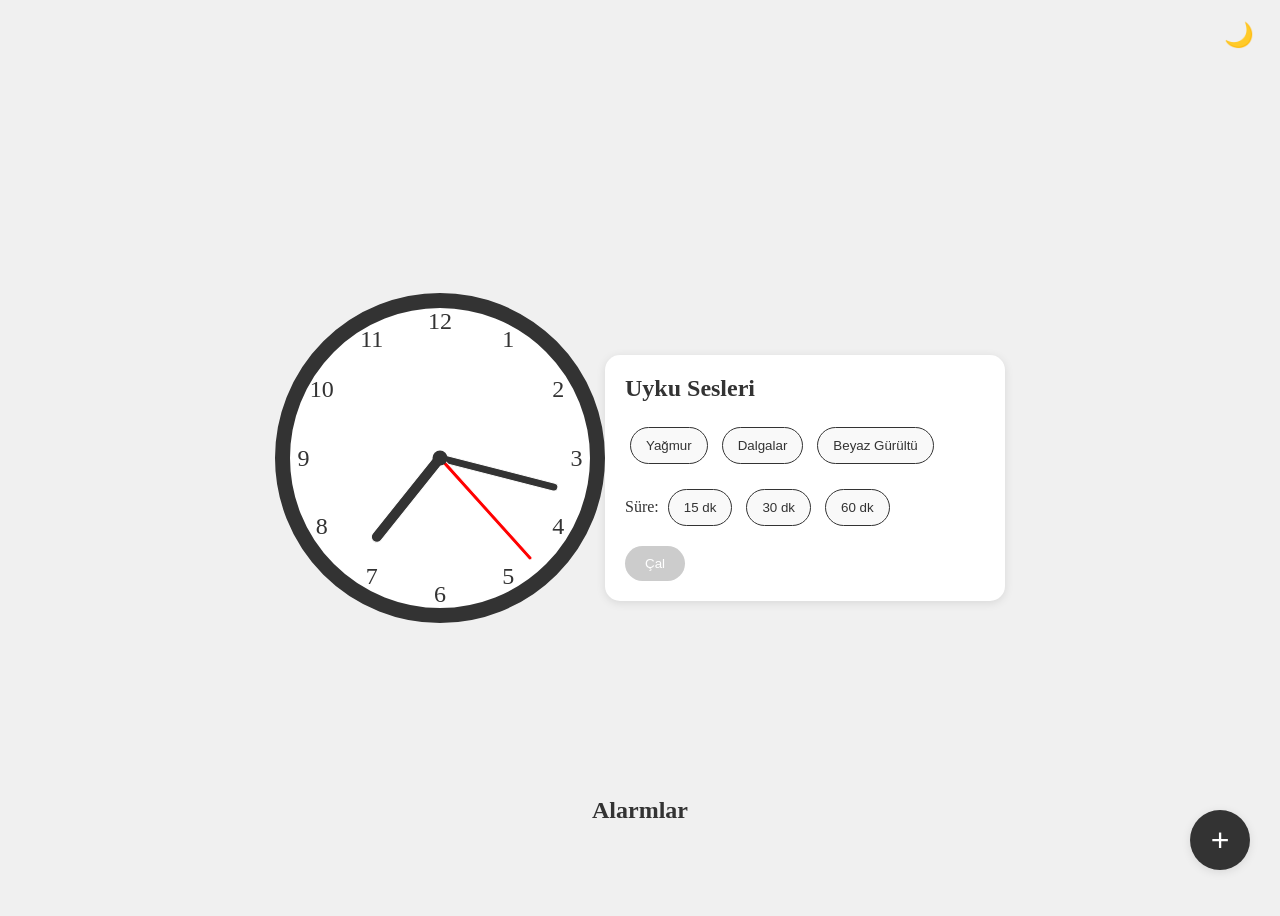
<file: index.html>
<!DOCTYPE html>
<html lang="en">
<head>
    <meta charset="UTF-8">
    <meta name="viewport" content="width=device-width, initial-scale=1.0">
    <title>Analog Clock</title>
    <link rel="stylesheet" href="style.css">
    <link rel="manifest" href="manifest.json">
</head>
<body>
    <button id="theme-toggle-btn">🌙</button>
    <div class="clock">
        <div class="hand hour" data-hour-hand></div>
        <div class="hand minute" data-minute-hand></div>
        <div class="hand second" data-second-hand></div>
        <div class="number number1"><div>1</div></div>
        <div class="number number2"><div>2</div></div>
        <div class="number number3"><div>3</div></div>
        <div class="number number4"><div>4</div></div>
        <div class="number number5"><div>5</div></div>
        <div class="number number6"><div>6</div></div>
        <div class="number number7"><div>7</div></div>
        <div class="number number8"><div>8</div></div>
        <div class="number number9"><div>9</div></div>
        <div class="number number10"><div>10</div></div>
        <div class="number number11"><div>11</div></div>
        <div class="number number12"><div>12</div></div>
    </div>

    <div class="alarms-container">
        <h2>Alarmlar</h2>
        <ul id="alarms-list">
            <!-- Alarmlar buraya eklenecek -->
        </ul>
        <button id="add-alarm-btn" class="fab">+</button>
    </div>

    <div class="sleep-sounds-container">
        <h2>Uyku Sesleri</h2>
        <div class="sound-options">
            <button class="sound-btn" data-sound="rain">Yağmur</button>
            <button class="sound-btn" data-sound="waves">Dalgalar</button>
            <button class="sound-btn" data-sound="noise">Beyaz Gürültü</button>
        </div>
        <div class="timer-options">
            <span>Süre:</span>
            <button class="timer-btn" data-duration="15">15 dk</button>
            <button class="timer-btn" data-duration="30">30 dk</button>
            <button class="timer-btn" data-duration="60">60 dk</button>
        </div>
        <button id="play-sleep-sound-btn" disabled>Çal</button>
    </div>

    <div id="alarm-modal" class="modal">
        <div class="modal-content">
            <span class="close-button">&times;</span>
            <h2>Alarm Kur</h2>
            <div class="quick-profiles">
                <span>Hızlı Ayarla:</span>
                <button class="profile-btn" data-profile="workday">İş Günü</button>
                <button class="profile-btn" data-profile="weekend">Hafta Sonu</button>
            </div>
            <input type="time" id="alarm-time" value="08:00">
            <div class="weekdays">
                <span data-day="1">Pzt</span>
                <span data-day="2">Sal</span>
                <span data-day="3">Çar</span>
                <span data-day="4">Per</span>
                <span data-day="5">Cum</span>
                <span data-day="6">Cmt</span>
                <span data-day="0">Paz</span>
            </div>
            <input type="text" id="alarm-label" placeholder="Alarm Etiketi">
            <select id="dismiss-method">
                <option value="normal">Normal Kapatma</option>
                <option value="math">Matematik Problemi</option>
                <option value="shake">Telefonu Salla</option>
            </select>
            <div class="alarm-options">
                <label><input type="checkbox" id="crescendo-sound"> Artan Ses Seviyesi</label>
                <label><input type="checkbox" id="smart-snooze"> Akıllı Erteleme</label>
            </div>
            <button id="save-alarm-btn">Kaydet</button>
        </div>
    </div>

    <script src="script.js"></script>
    <script>
        if ('serviceWorker' in navigator) {
            window.addEventListener('load', () => {
                navigator.serviceWorker.register('/service-worker.js')
                    .then(registration => {
                        console.log('ServiceWorker registration successful with scope: ', registration.scope);
                    })
                    .catch(error => {
                        console.log('ServiceWorker registration failed: ', error);
                    });
            });
        }
    </script>
</body>
</html>
</file>
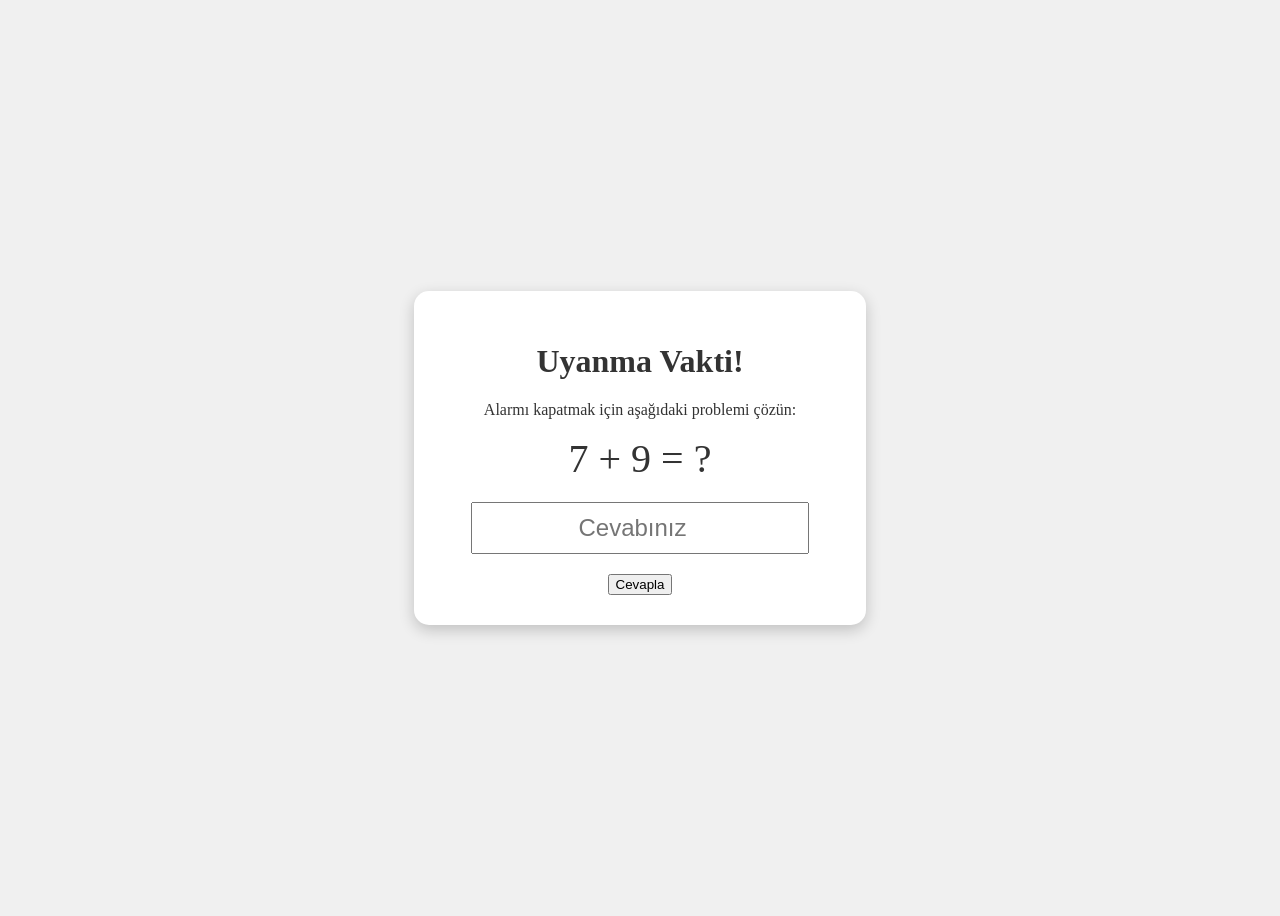
<file: math-challenge.html>
<!DOCTYPE html>
<html lang="tr">
<head>
    <meta charset="UTF-8">
    <meta name="viewport" content="width=device-width, initial-scale=1.0">
    <title>Matematik Problemi</title>
    <link rel="stylesheet" href="style.css">
    <style>
        body {
            flex-direction: column;
            text-align: center;
        }
        #challenge-container {
            padding: 30px;
            background: white;
            border-radius: 15px;
            box-shadow: 0 5px 15px rgba(0,0,0,0.2);
        }
        #math-problem {
            font-size: 2.5rem;
            margin-bottom: 20px;
        }
        #math-answer {
            font-size: 1.5rem;
            padding: 10px;
            width: 80%;
            margin-bottom: 20px;
            text-align: center;
        }
    </style>
</head>
<body>
    <div id="challenge-container">
        <h1>Uyanma Vakti!</h1>
        <p>Alarmı kapatmak için aşağıdaki problemi çözün:</p>
        <div id="math-problem"></div>
        <input type="number" id="math-answer" placeholder="Cevabınız">
        <button id="submit-answer-btn">Cevapla</button>
    </div>
    <script src="challenge-common.js"></script>
    <script src="math-challenge.js"></script>
</body>
</html>
</file>
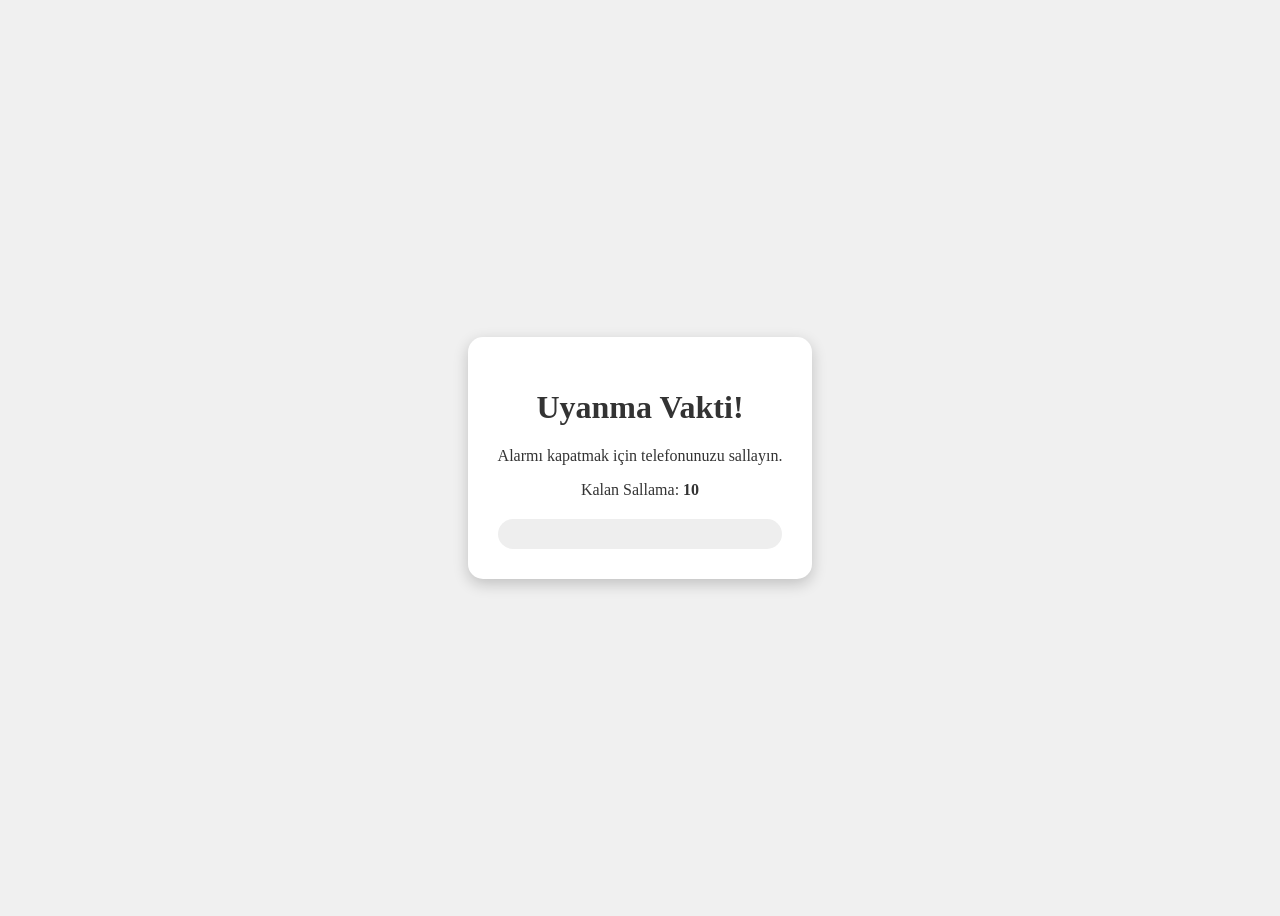
<file: shake-challenge.html>
<!DOCTYPE html>
<html lang="tr">
<head>
    <meta charset="UTF-8">
    <meta name="viewport" content="width=device-width, initial-scale=1.0">
    <title>Telefonu Salla</title>
    <link rel="stylesheet" href="style.css">
    <style>
        body {
            flex-direction: column;
            text-align: center;
        }
        #challenge-container {
            padding: 30px;
            background: white;
            border-radius: 15px;
            box-shadow: 0 5px 15px rgba(0,0,0,0.2);
        }
        #shake-progress-bar {
            width: 100%;
            height: 30px;
            background-color: #eee;
            border-radius: 15px;
            margin-top: 20px;
        }
        #shake-progress {
            width: 0%;
            height: 100%;
            background-color: #4CAF50;
            border-radius: 15px;
        }
    </style>
</head>
<body>
    <div id="challenge-container">
        <h1>Uyanma Vakti!</h1>
        <p>Alarmı kapatmak için telefonunuzu sallayın.</p>
        <div id="shake-counter">Kalan Sallama: <strong>10</strong></div>
        <div id="shake-progress-bar">
            <div id="shake-progress"></div>
        </div>
    </div>
    <script src="challenge-common.js"></script>
    <script src="shake-challenge.js"></script>
</body>
</html>
</file>
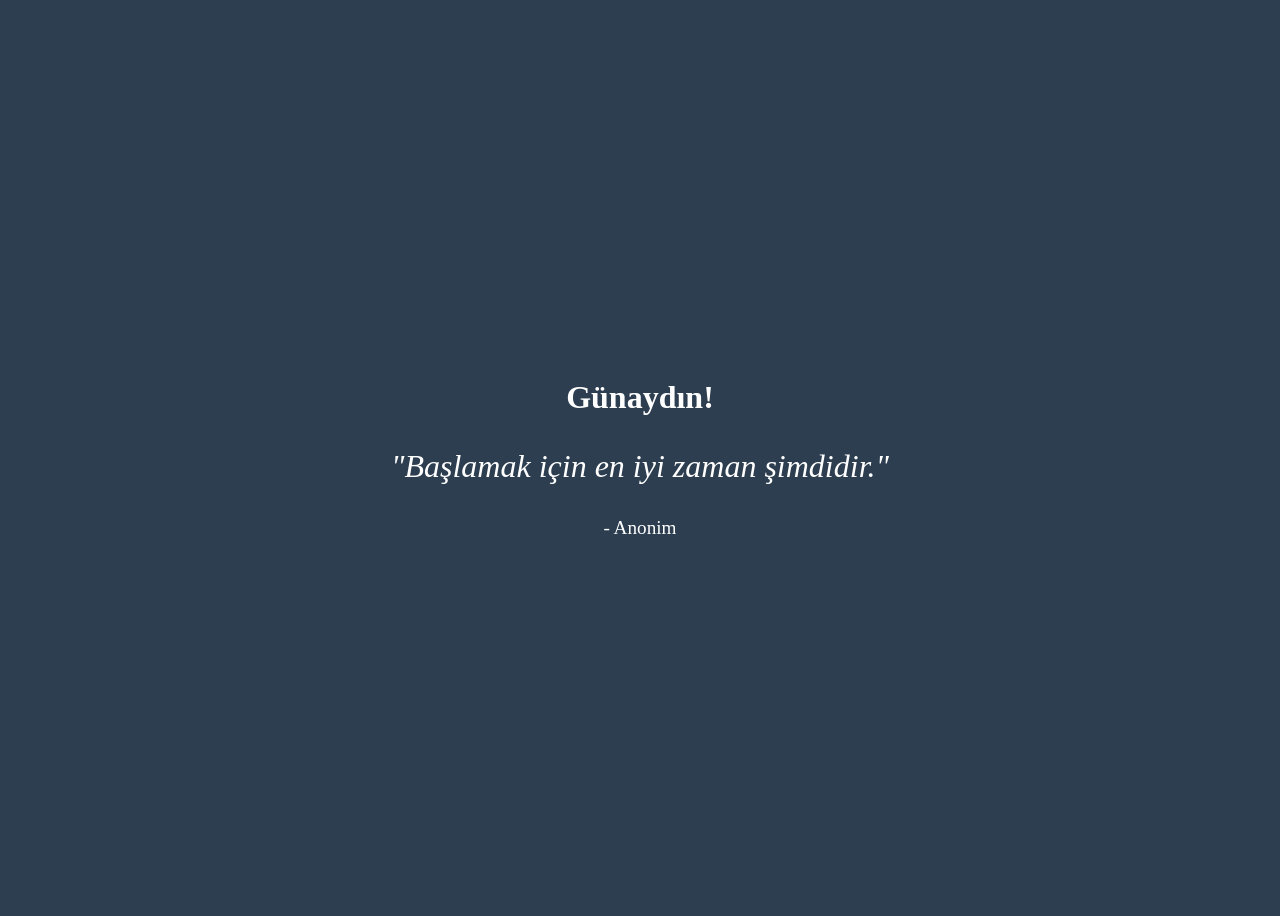
<file: wakeup-message.html>
<!DOCTYPE html>
<html lang="tr">
<head>
    <meta charset="UTF-8">
    <meta name="viewport" content="width=device-width, initial-scale=1.0">
    <title>Günaydın!</title>
    <link rel="stylesheet" href="style.css">
    <style>
        body {
            display: flex;
            justify-content: center;
            align-items: center;
            text-align: center;
            height: 100vh;
            background-color: #2c3e50;
            color: white;
        }
        #message-container {
            max-width: 80%;
        }
        #quote {
            font-size: 2rem;
            font-style: italic;
        }
        #author {
            font-size: 1.2rem;
            margin-top: 20px;
        }
    </style>
</head>
<body>
    <div id="message-container">
        <h1 id="greeting"></h1>
        <p id="quote"></p>
        <p id="author"></p>
    </div>
    <script>
        document.addEventListener('DOMContentLoaded', () => {
            const quotes = [
                { text: "Her sabah yeni bir başlangıçtır.", author: "Anonim" },
                { text: "Başlamak için en iyi zaman şimdidir.", author: "Anonim" },
                { text: "Bugün, dün endişelendiğin yarındır.", author: "Dale Carnegie" },
                { text: "En büyük zafer, kendine hakim olmaktır.", author: "Eflatun" },
                { text: "Hayallerinizi gerçekleştirmenin en iyi yolu uyanmaktır.", author: "S. M. Power" }
            ];

            const randomQuote = quotes[Math.floor(Math.random() * quotes.length)];

            document.getElementById('greeting').textContent = "Günaydın!";
            document.getElementById('quote').textContent = `"${randomQuote.text}"`;
            document.getElementById('author').textContent = `- ${randomQuote.author}`;
        });
    </script>
</body>
</html>
</file>
<file: style.css>
:root {
    --bg-color: #f0f0f0;
    --text-color: #333;
    --clock-bg: white;
    --clock-border: #333;
    --hand-color: #333;
    --modal-bg: #fefefe;
    --box-bg: white;
    --box-shadow: 0 2px 10px rgba(0,0,0,0.1);
    --btn-bg: #f9f9f9;
    --btn-active-bg: #333;
    --btn-active-text: white;
}

body.dark-theme {
    --bg-color: #2c3e50;
    --text-color: #ecf0f1;
    --clock-bg: #34495e;
    --clock-border: #ecf0f1;
    --hand-color: #ecf0f1;
    --modal-bg: #34495e;
    --box-bg: #34495e;
    --box-shadow: 0 2px 10px rgba(0,0,0,0.5);
    --btn-bg: #2c3e50;
    --btn-active-bg: #ecf0f1;
    --btn-active-text: #2c3e50;
}

#theme-toggle-btn {
    position: fixed;
    top: 20px;
    right: 20px;
    background: none;
    border: none;
    font-size: 1.5rem;
    cursor: pointer;
    z-index: 1000;
}

body {
    background-color: var(--bg-color);
    color: var(--text-color);
    display: flex;
    justify-content: center;
    align-items: center;
    min-height: 100vh;
    overflow: hidden;
}

.clock {
    width: 300px;
    height: 300px;
    background-color: var(--clock-bg);
    border-radius: 50%;
    border: 15px solid var(--clock-border);
    position: relative;
}

.clock .hand {
    --rotation: 0;
    position: absolute;
    bottom: 50%;
    left: 50%;
    border: 1px solid var(--clock-bg);
    border-top-left-radius: 10px;
    border-top-right-radius: 10px;
    transform-origin: bottom;
    z-index: 10;
    transform: translateX(-50%) rotate(calc(var(--rotation) * 1deg));
}

.clock::after {
    content: '';
    position: absolute;
    background-color: var(--hand-color);
    z-index: 11;
    width: 15px;
    height: 15px;
    top: 50%;
    left: 50%;
    transform: translate(-50%, -50%);
    border-radius: 50%;
}

.clock .hand.second {
    width: 3px;
    height: 45%;
    background-color: red;
}

.clock .hand.minute {
    width: 7px;
    height: 40%;
    background-color: var(--hand-color);
}

.clock .hand.hour {
    width: 10px;
    height: 35%;
    background-color: var(--hand-color);
}

.clock .number {
    position: absolute;
    width: 100%;
    height: 100%;
    text-align: center;
    font-size: 1.5rem;
    color: var(--text-color);
    --rotation: 0;
    transform: rotate(var(--rotation));
}

.clock .number1 { --rotation: 30deg; }
.clock .number2 { --rotation: 60deg; }
.clock .number3 { --rotation: 90deg; }
.clock .number4 { --rotation: 120deg; }
.clock .number5 { --rotation: 150deg; }
.clock .number6 { --rotation: 180deg; }
.clock .number7 { --rotation: 210deg; }
.clock .number8 { --rotation: 240deg; }
.clock .number9 { --rotation: 270deg; }
.clock .number10 { --rotation: 300deg; }
.clock .number11 { --rotation: 330deg; }

.clock .number1 > div { transform: rotate(-30deg); }
.clock .number2 > div { transform: rotate(-60deg); }
.clock .number3 > div { transform: rotate(-90deg); }
.clock .number4 > div { transform: rotate(-120deg); }
.clock .number5 > div { transform: rotate(-150deg); }
.clock .number6 > div { transform: rotate(-180deg); }
.clock .number7 > div { transform: rotate(-210deg); }
.clock .number8 > div { transform: rotate(-240deg); }
.clock .number9 > div { transform: rotate(-270deg); }
.clock .number10 > div { transform: rotate(-300deg); }
.clock .number11 > div { transform: rotate(-330deg); }

/* Alarms */
.alarms-container {
    position: absolute;
    bottom: 20px;
    width: 100%;
    max-width: 400px;
    padding: 20px;
    box-sizing: border-box;
    text-align: center;
}

.fab {
    position: fixed;
    bottom: 30px;
    right: 30px;
    width: 60px;
    height: 60px;
    border-radius: 50%;
    background-color: var(--btn-active-bg);
    color: var(--btn-active-text);
    font-size: 2rem;
    border: none;
    cursor: pointer;
    box-shadow: var(--box-shadow);
}

#alarms-list {
    list-style: none;
    padding: 0;
    max-height: 150px;
    overflow-y: auto;
}

/* Modal */
.modal {
    display: none;
    position: fixed;
    z-index: 100;
    left: 0;
    top: 0;
    width: 100%;
    height: 100%;
    overflow: auto;
    background-color: rgba(0,0,0,0.5);
}

.modal-content {
    background-color: var(--modal-bg);
    margin: 15% auto;
    padding: 20px;
    border: 1px solid var(--clock-border);
    width: 80%;
    max-width: 400px;
    border-radius: 10px;
    text-align: center;
}

.close-button {
    color: var(--text-color);
    float: right;
    font-size: 28px;
    font-weight: bold;
    cursor: pointer;
}

.weekdays {
    display: flex;
    justify-content: center;
    margin: 15px 0;
}

.weekdays span {
    cursor: pointer;
    padding: 10px;
    border-radius: 50%;
    margin: 0 5px;
}

.weekdays span.active {
    background-color: var(--btn-active-bg);
    color: var(--btn-active-text);
}

.alarm-options {
    margin: 15px 0;
    text-align: left;
    display: inline-block;
}

.alarm-options label {
    display: block;
    margin-bottom: 10px;
}

.quick-profiles {
    margin-bottom: 15px;
}

.profile-btn {
    padding: 5px 10px;
    border: 1px solid var(--text-color);
    background: var(--btn-bg);
    color: var(--text-color);
    cursor: pointer;
    border-radius: 10px;
}

/* Sleep Sounds */
.sleep-sounds-container {
    margin-top: 40px;
    padding: 20px;
    background-color: var(--box-bg);
    border-radius: 15px;
    box-shadow: var(--box-shadow);
    width: 90%;
    max-width: 400px;
    box-sizing: border-box;
}

.sleep-sounds-container h2 {
    margin-top: 0;
}

.sound-options, .timer-options {
    margin-bottom: 15px;
}

.sound-btn, .timer-btn {
    padding: 10px 15px;
    margin: 5px;
    border: 1px solid var(--text-color);
    background-color: var(--btn-bg);
    color: var(--text-color);
    cursor: pointer;
    border-radius: 20px;
}

.sound-btn.active, .timer-btn.active {
    background-color: var(--btn-active-bg);
    color: var(--btn-active-text);
    border-color: var(--btn-active-bg);
}

#play-sleep-sound-btn {
    padding: 10px 20px;
    border-radius: 20px;
    border: none;
    background-color: #4CAF50;
    color: white;
    cursor: pointer;
}

#play-sleep-sound-btn:disabled {
    background-color: #ccc;
    cursor: not-allowed;
}
</file>
